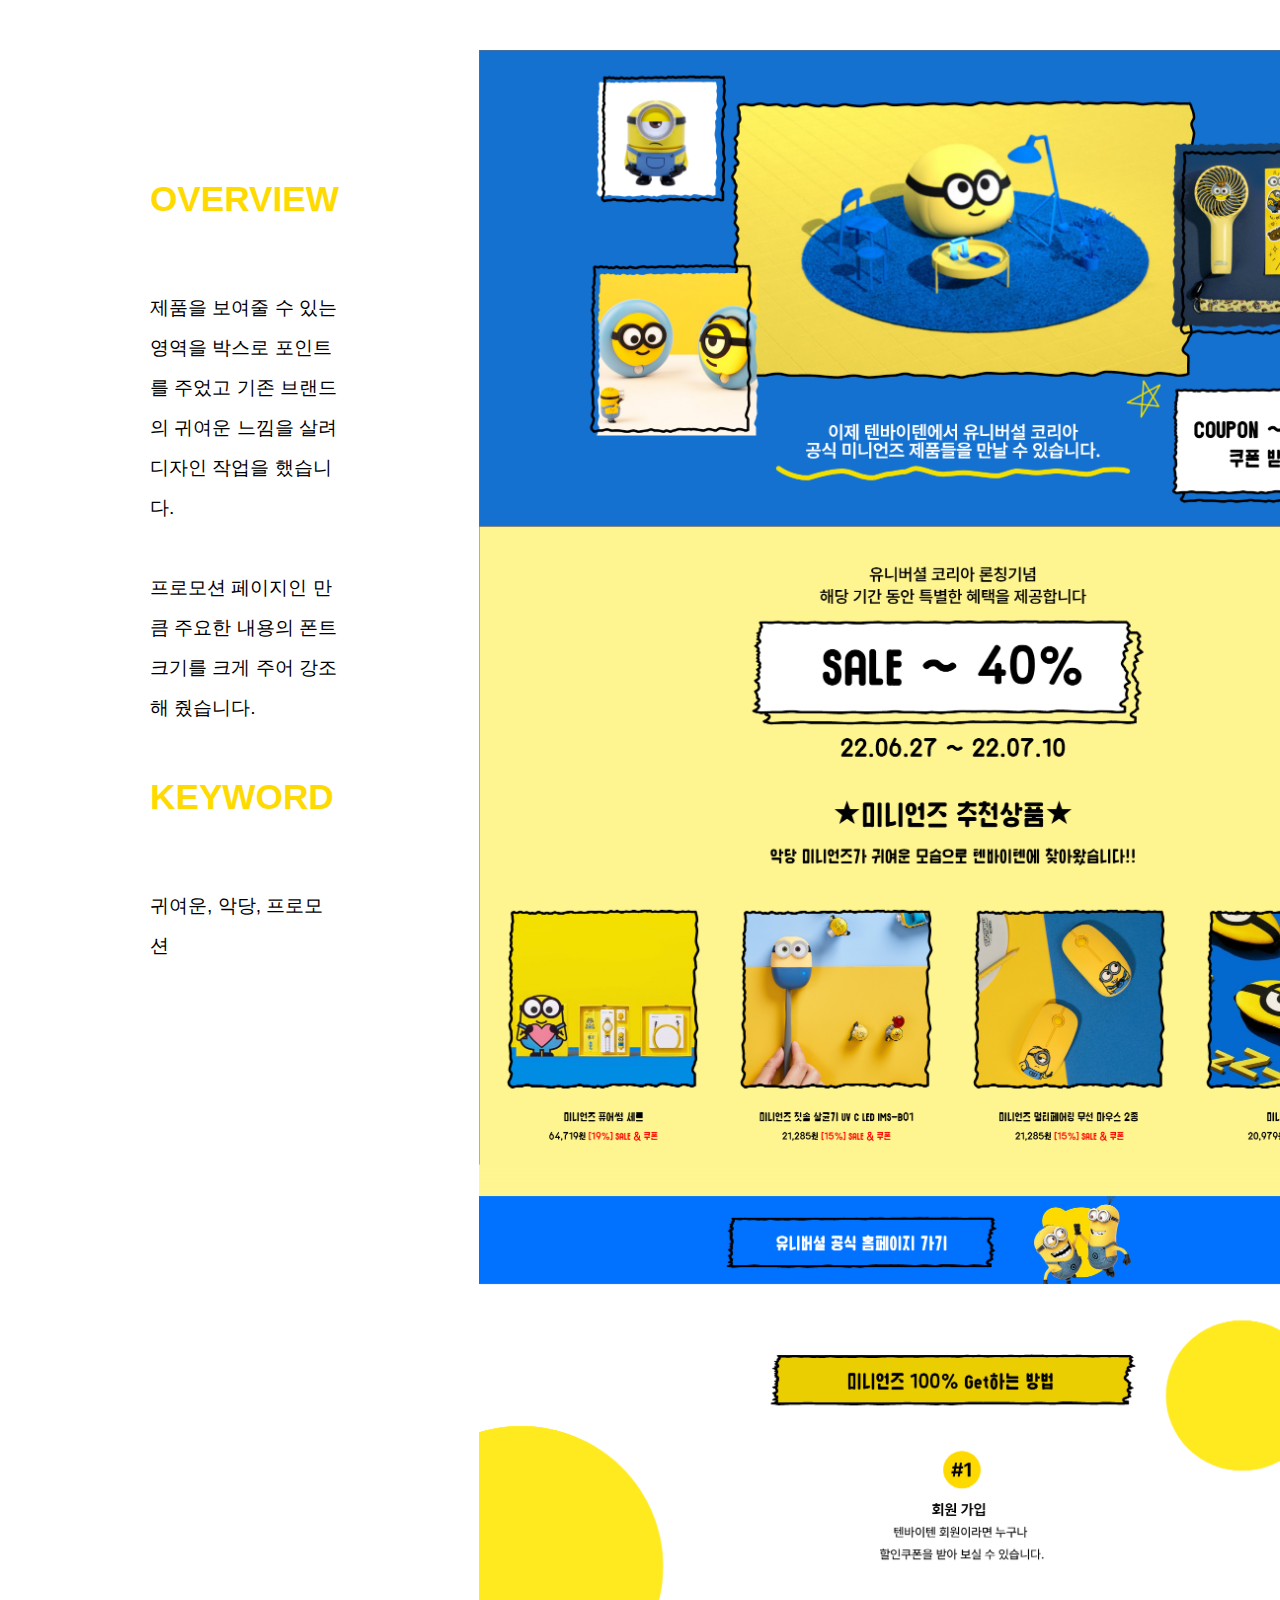
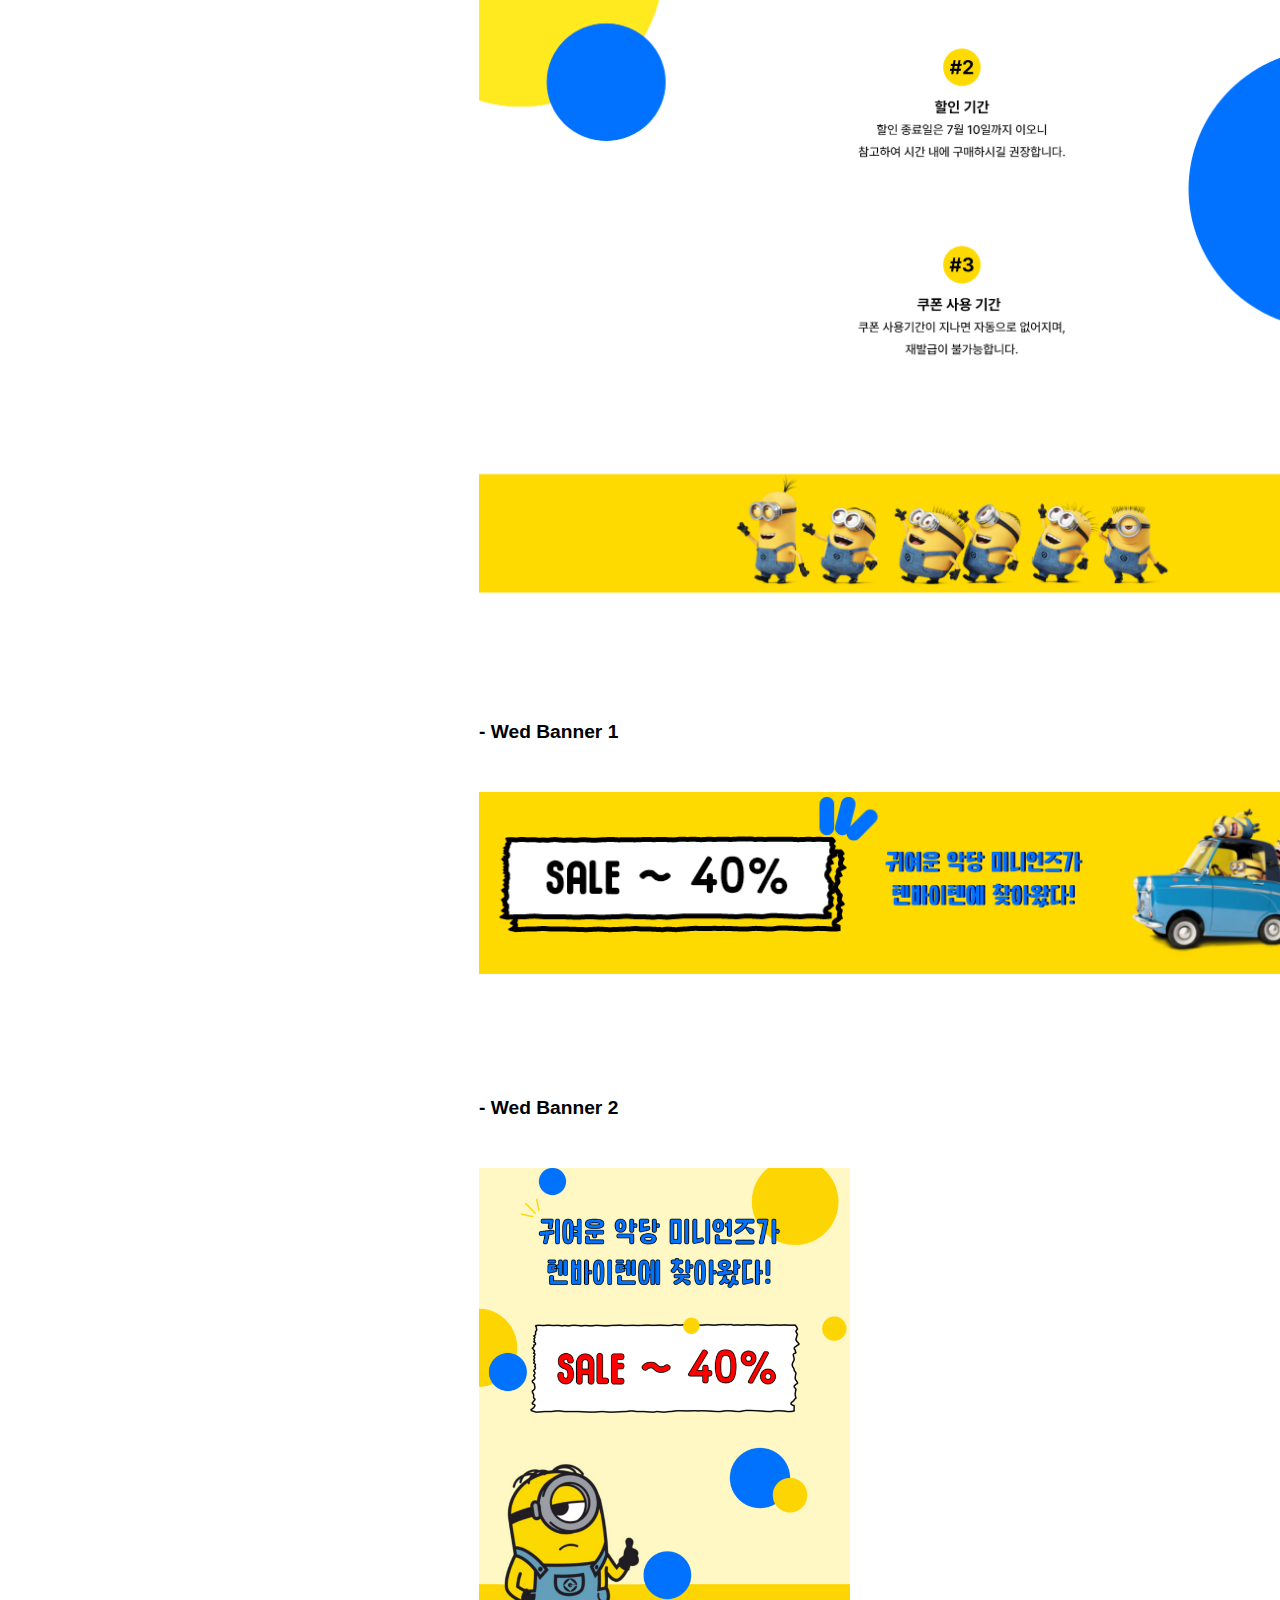
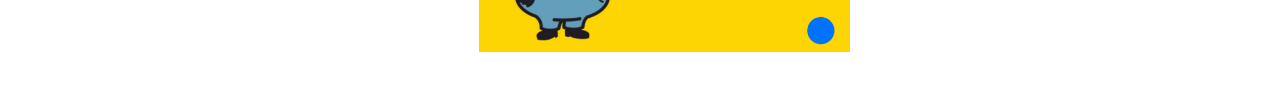
<file: minions/index.html>
<!DOCTYPE html>
<html lang="en">
<head>
    <meta charset="UTF-8">
    <meta http-equiv="X-UA-Compatible" content="IE=edge">
    <meta name="viewport" content="width=device-width, initial-scale=1.0">
    <title>미니언즈 프로모션 페이지</title>
    <link rel="stylesheet" href="style.css">
    <link rel="icon" sizes="180x180" href="../images/favicon.ico">
</head>
<body>
    <section>
        <div class="txt">
            <h2>OVERVIEW</h2>
            <p>제품을 보여줄 수 있는 영역을 박스로 포인트를 주었고
                기존 브랜드의 귀여운 느낌을 살려 디자인 작업을 했습니다.
            </p>
               
            <p>프로모션 페이지인 만큼 주요한 내용의 폰트 크기를 크게 주어
                강조해 줬습니다.</p>
            <h2>KEYWORD</h2> 
            <p>귀여운, 악당, 프로모션</p>    
        </div>
        <div class="img">
            <img src="images/main.png" alt="main" class="img1">
            <p>- Wed Banner 1</p>
            <img src="images/banner1.png" alt="main" class="img2">
            <p>- Wed Banner 2</p>
            <img src="images/banner2.png" alt="main" class="img3">
        </div>
        
    </section>
</body>
</html>
</file>
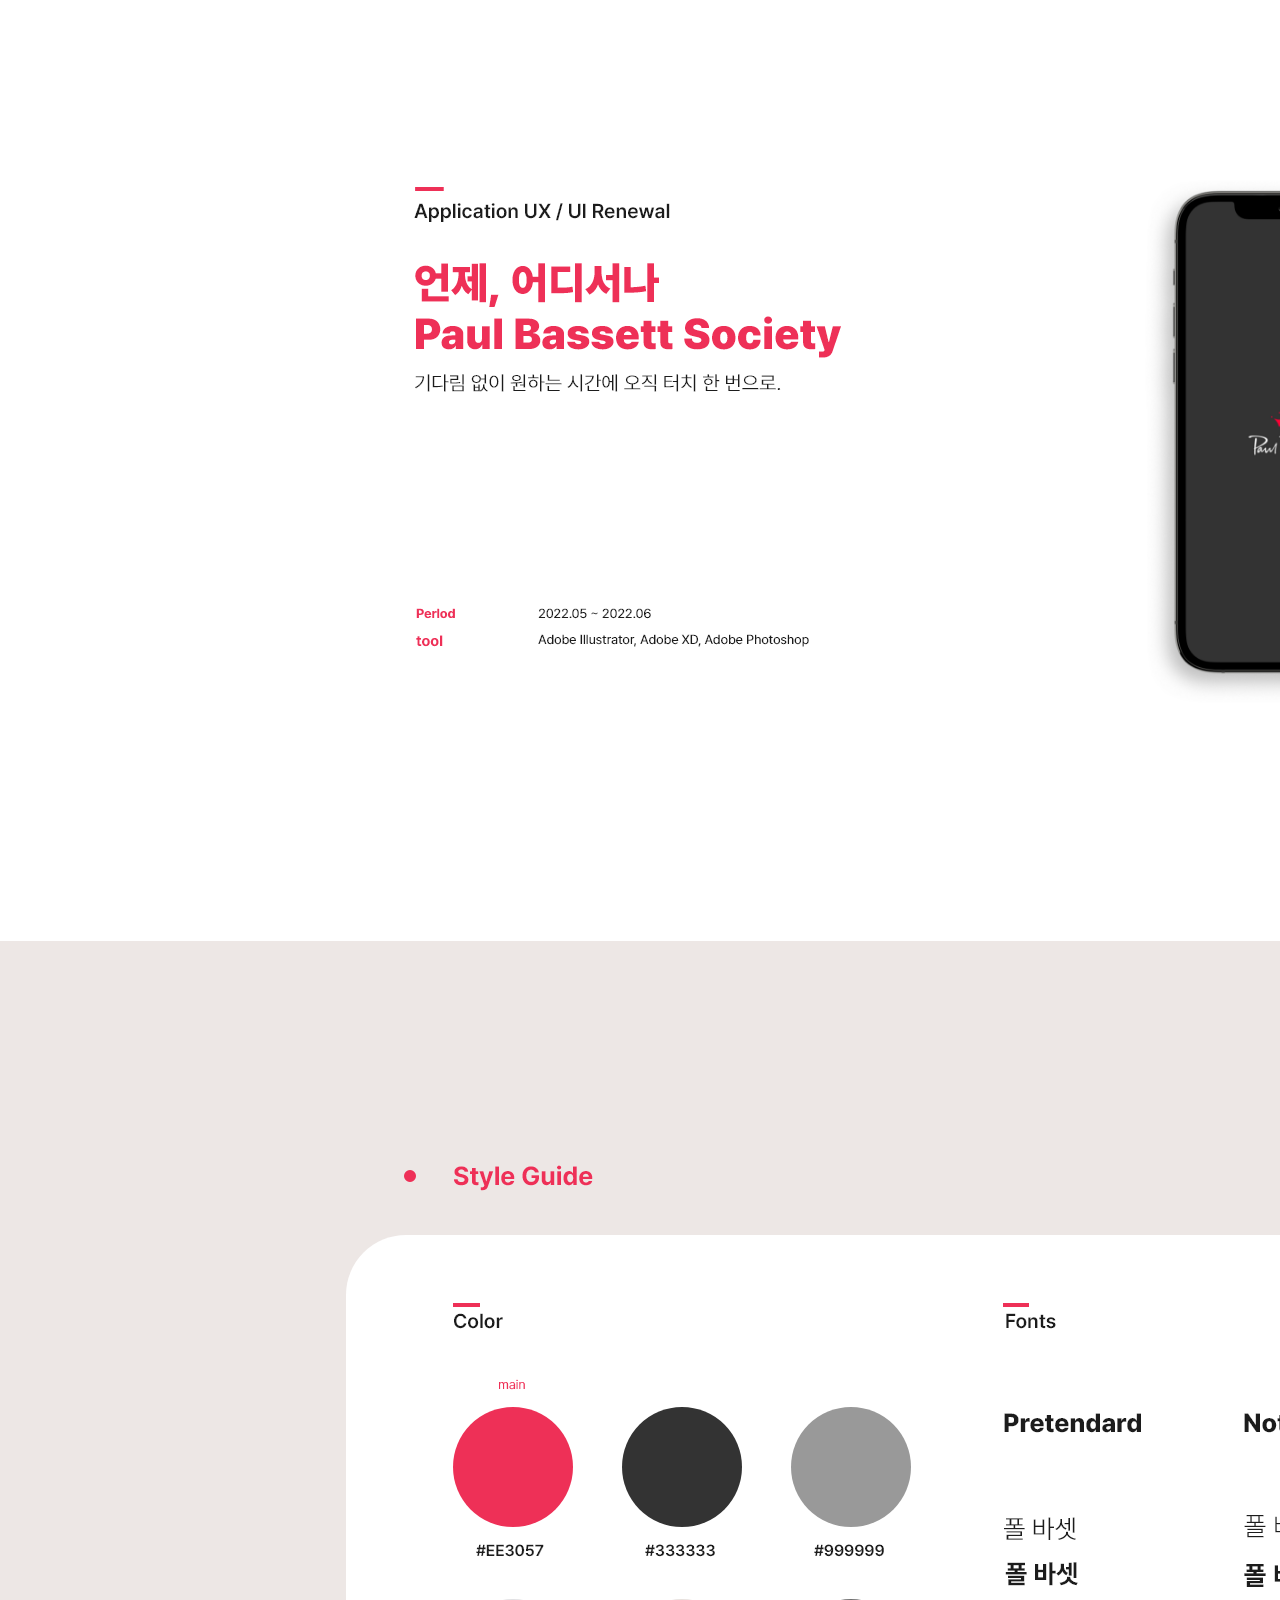
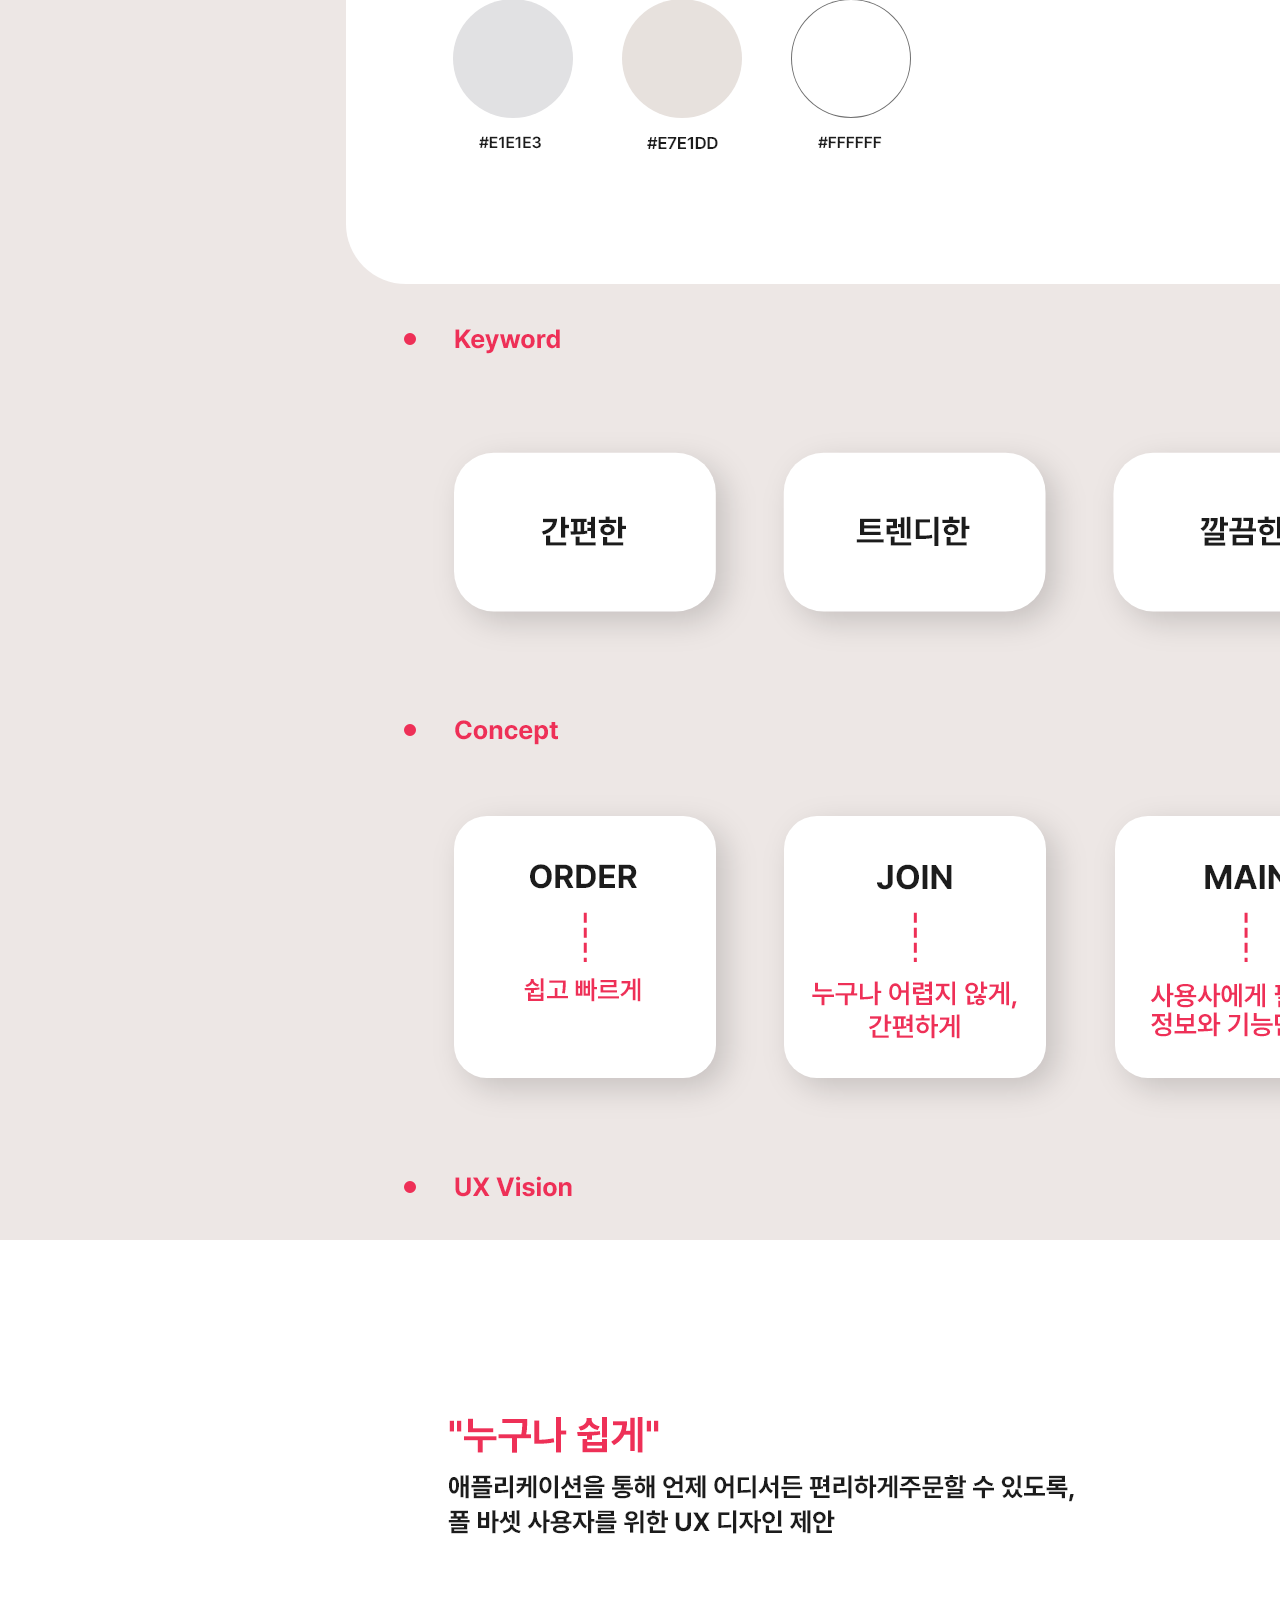
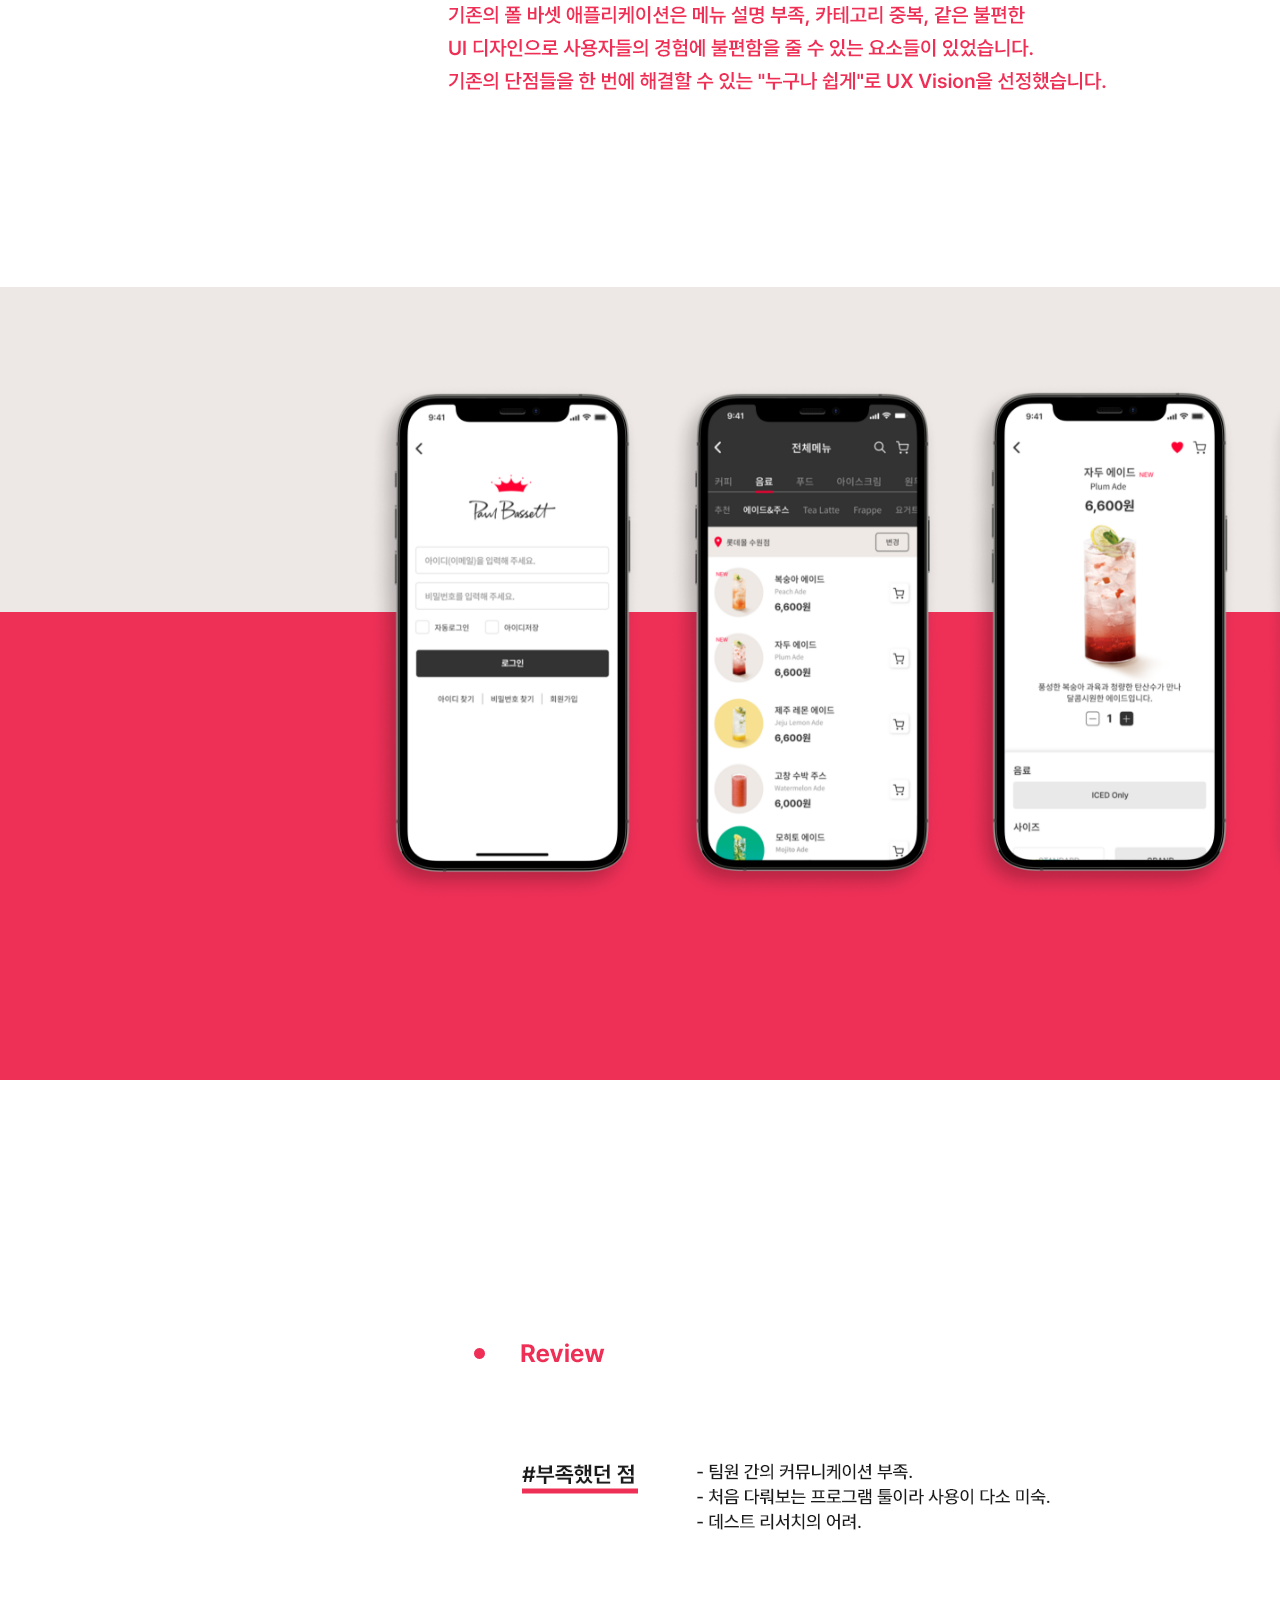
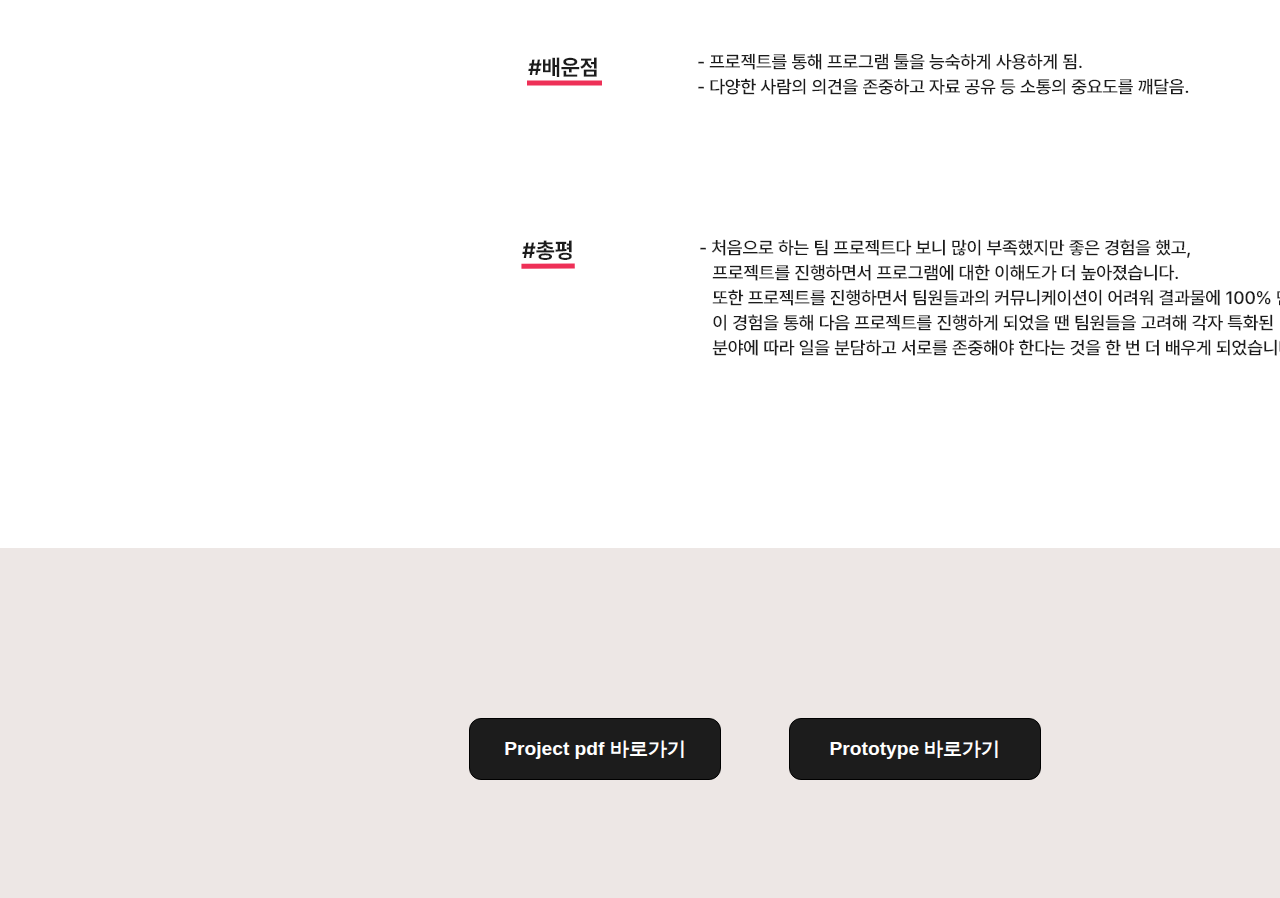
<file: project/index.html>
<!DOCTYPE html>
<html lang="ko">
<head>
    <meta charset="UTF-8">
    <meta http-equiv="X-UA-Compatible" content="IE=edge">
    <meta name="viewport" content="width=device-width, initial-scale=1.0">
    <title>프로젝트 완료보고서</title>
    
    <link rel="icon" sizes="180x180" href="../images/favicon.ico">
    <link rel="stylesheet" href="style.css">
    <style>
        body{
            margin: 0;
        }
    </style>
</head>
<body>
    <img src="images/project.png" alt="project">
    <footer>
        <div class="box">
            <div class="bt"><a href="project.pdf">Project pdf 바로가기</a></div>
            <div class="bt"><a href="https://xd.adobe.com/view/ff826ba5-22db-4d65-bcf2-27113ec44307-aad1/">Prototype 바로가기</a></div>
        </div>
    </footer>
</body>
</html>
</file>
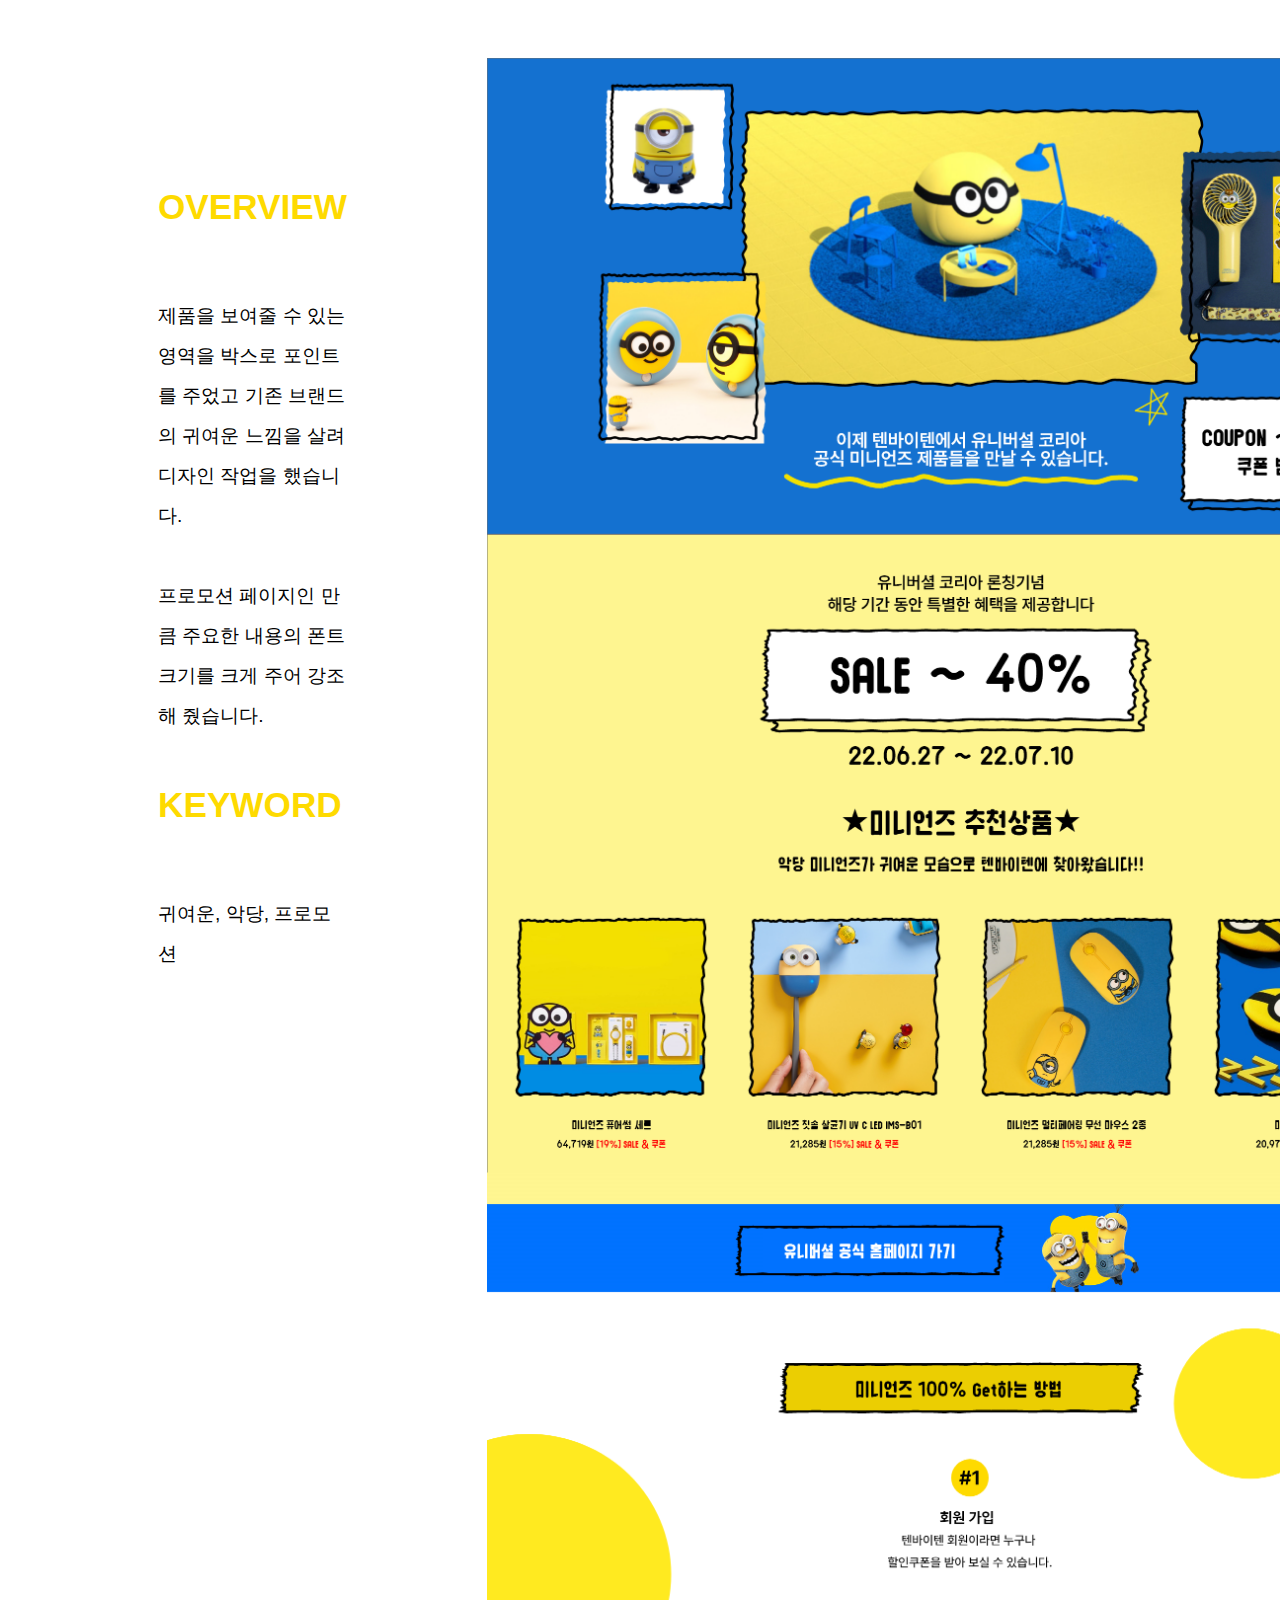
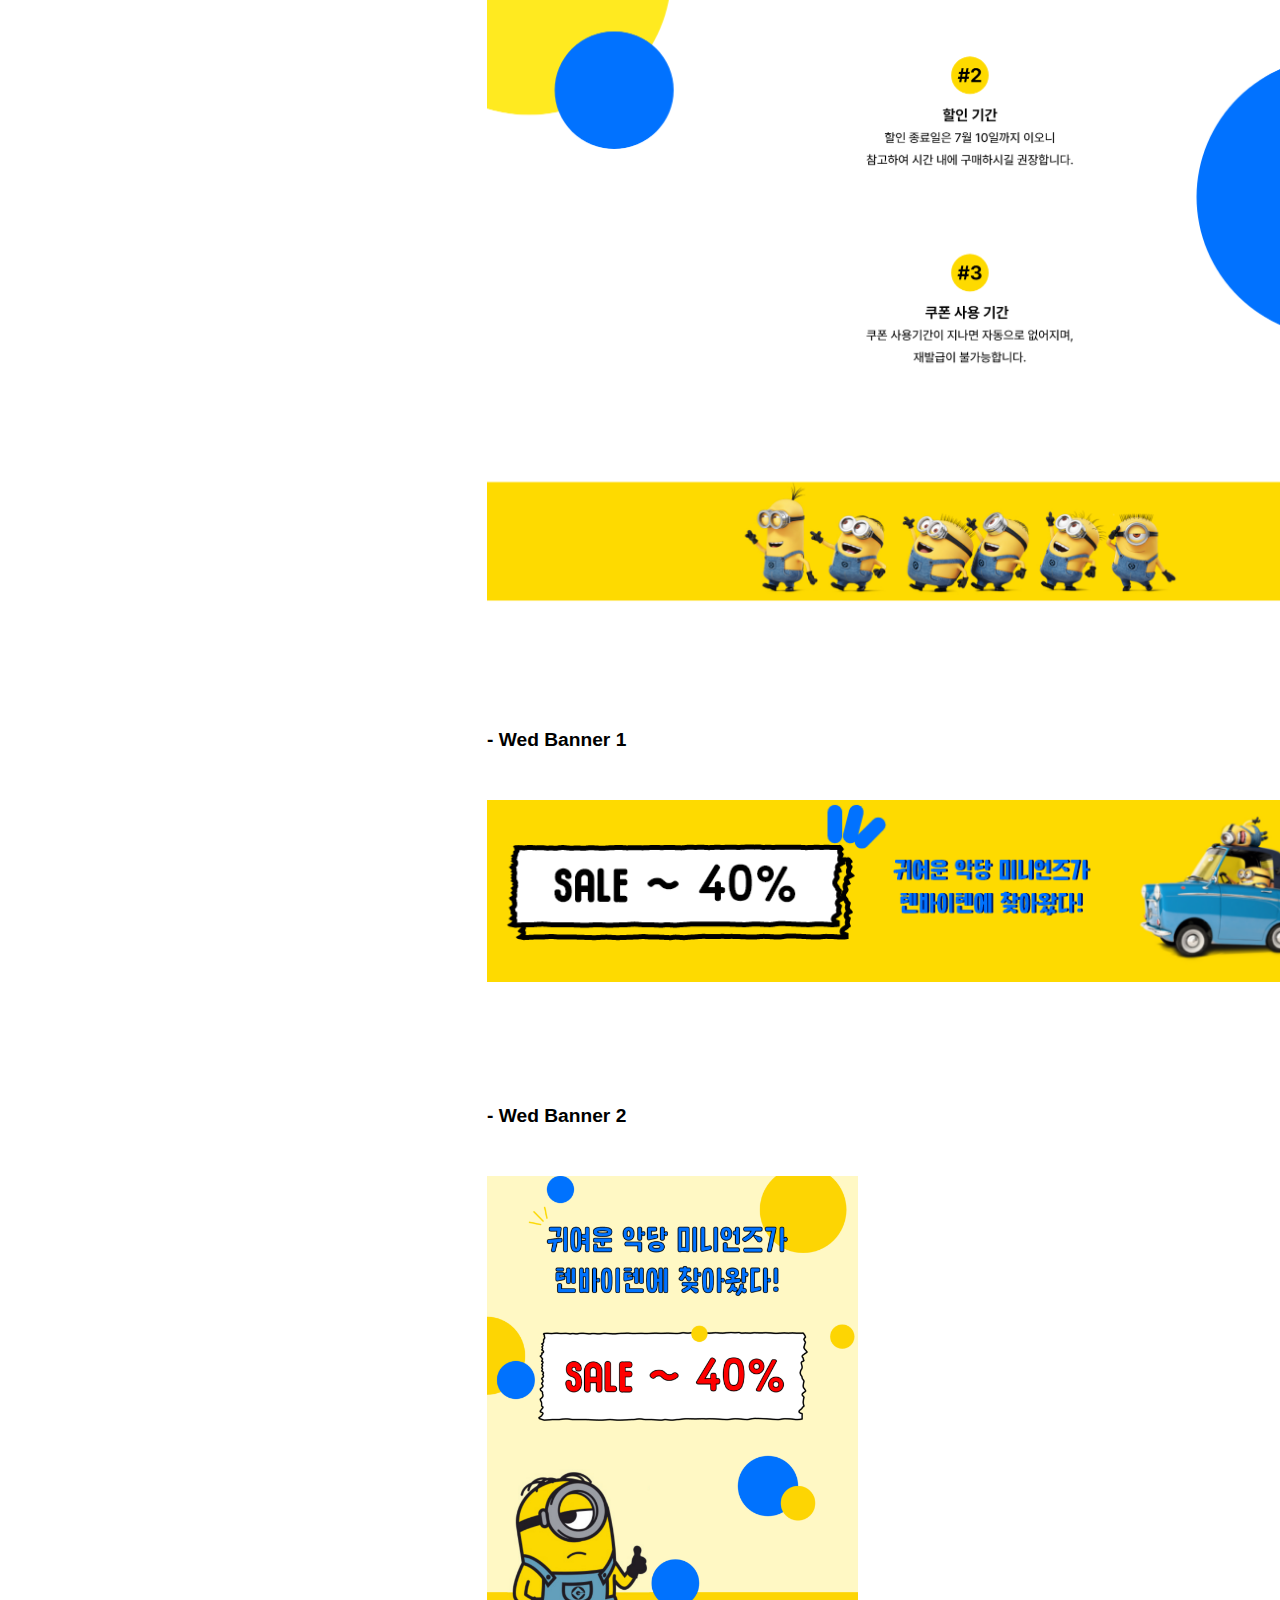
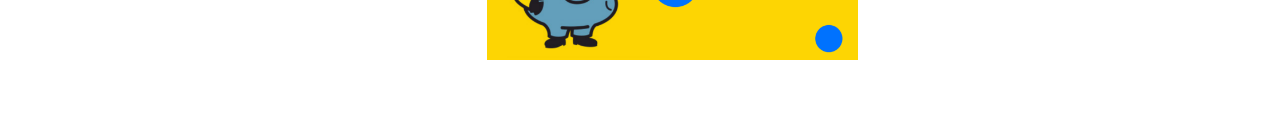
<file: github/minions/index.html>
<!DOCTYPE html>
<html lang="en">
<head>
    <meta charset="UTF-8">
    <meta http-equiv="X-UA-Compatible" content="IE=edge">
    <meta name="viewport" content="width=device-width, initial-scale=1.0">
    <title>미니언즈 프로모션 페이지</title>
    <link rel="stylesheet" href="style.css">
  
</head>
<body>
    <section>
        <div class="txt">
            <h2>OVERVIEW</h2>
            <p>제품을 보여줄 수 있는 영역을 박스로 포인트를 주었고
                기존 브랜드의 귀여운 느낌을 살려 디자인 작업을 했습니다.
            </p>
               
            <p>프로모션 페이지인 만큼 주요한 내용의 폰트 크기를 크게 주어
                강조해 줬습니다.</p>
            <h2>KEYWORD</h2> 
            <p>귀여운, 악당, 프로모션</p>    
        </div>
        <div class="img">
            <img src="images/main.png" alt="main" class="img1">
            <p>- Wed Banner 1</p>
            <img src="images/banner1.png" alt="main" class="img2">
            <p>- Wed Banner 2</p>
            <img src="images/banner2.png" alt="main" class="img3">
        </div>
        
    </section>
</body>
</html>
</file>
<file: minions/style.css>
@charset "utf-8";

html{
    font-family:'Pretendard',sans-serif;
}
body{
    margin: 0;
}
section{
    display: flex;
}
.txt{
   
   margin-left: 150px;
   margin-top: 150px;
}
.txt h2{
    padding-bottom: 40px;
    color: #FEDA00;
    font-size: 2.2rem;
}
.txt p{
    padding-bottom: 20px;
    line-height: 40px;
    font-size: 1.2rem;
}
.img{
    padding-left: 140px;
    margin-top: 50px;
    padding-right: 100px;
}
.img p{
    font-size: 1.2rem;
    font-weight: bold;
    padding-top: 100px;
    padding-bottom: 30px;
}
.img1{
    width: 950px;
}
.img2{
    width: 950px;
}
.img3{
    padding-bottom: 50px;
}
</file>
<file: project/style.css>
@charset "utf-8";

html{
    font-family:'Pretendard',sans-serif;
}
footer{
    background-color:#EDE7E5;
    width: 100%;
    height: 350px;
}
.box{
    display: flex;
    justify-content:space-around;
    width: 50%;
    padding-top: 170px;
    padding-left: 435px;
    
}
.bt{
    border: 1px solid #000;
    height: 60px;
    width: 250px;
    background-color: #1C1C1C;
    border-radius: 12px;
    font-weight: bold;
    font-size: 1.2rem;
}
.bt a{
    text-align: center;
    line-height:60px;
    display: block;
    text-decoration: none;
    color: white;
}
</file>
<file: github/minions/style.css>
@charset "utf-8";

html{
    font-family:'Pretendard',sans-serif;
}
section{
    display: flex;
}
.txt{
   
   margin-left: 150px;
   margin-top: 150px;
}
.txt h2{
    padding-bottom: 40px;
    color: #FEDA00;
    font-size: 2.2rem;
}
.txt p{
    padding-bottom: 20px;
    line-height: 40px;
    font-size: 1.2rem;
}
.img{
    padding-left: 140px;
    margin-top: 50px;
    padding-right: 100px;
}
.img p{
    font-size: 1.2rem;
    font-weight: bold;
    padding-top: 100px;
    padding-bottom: 30px;
}
.img1{
    width: 950px;
}
.img2{
    width: 950px;
}
.img3{
    padding-bottom: 50px;
}
</file>
